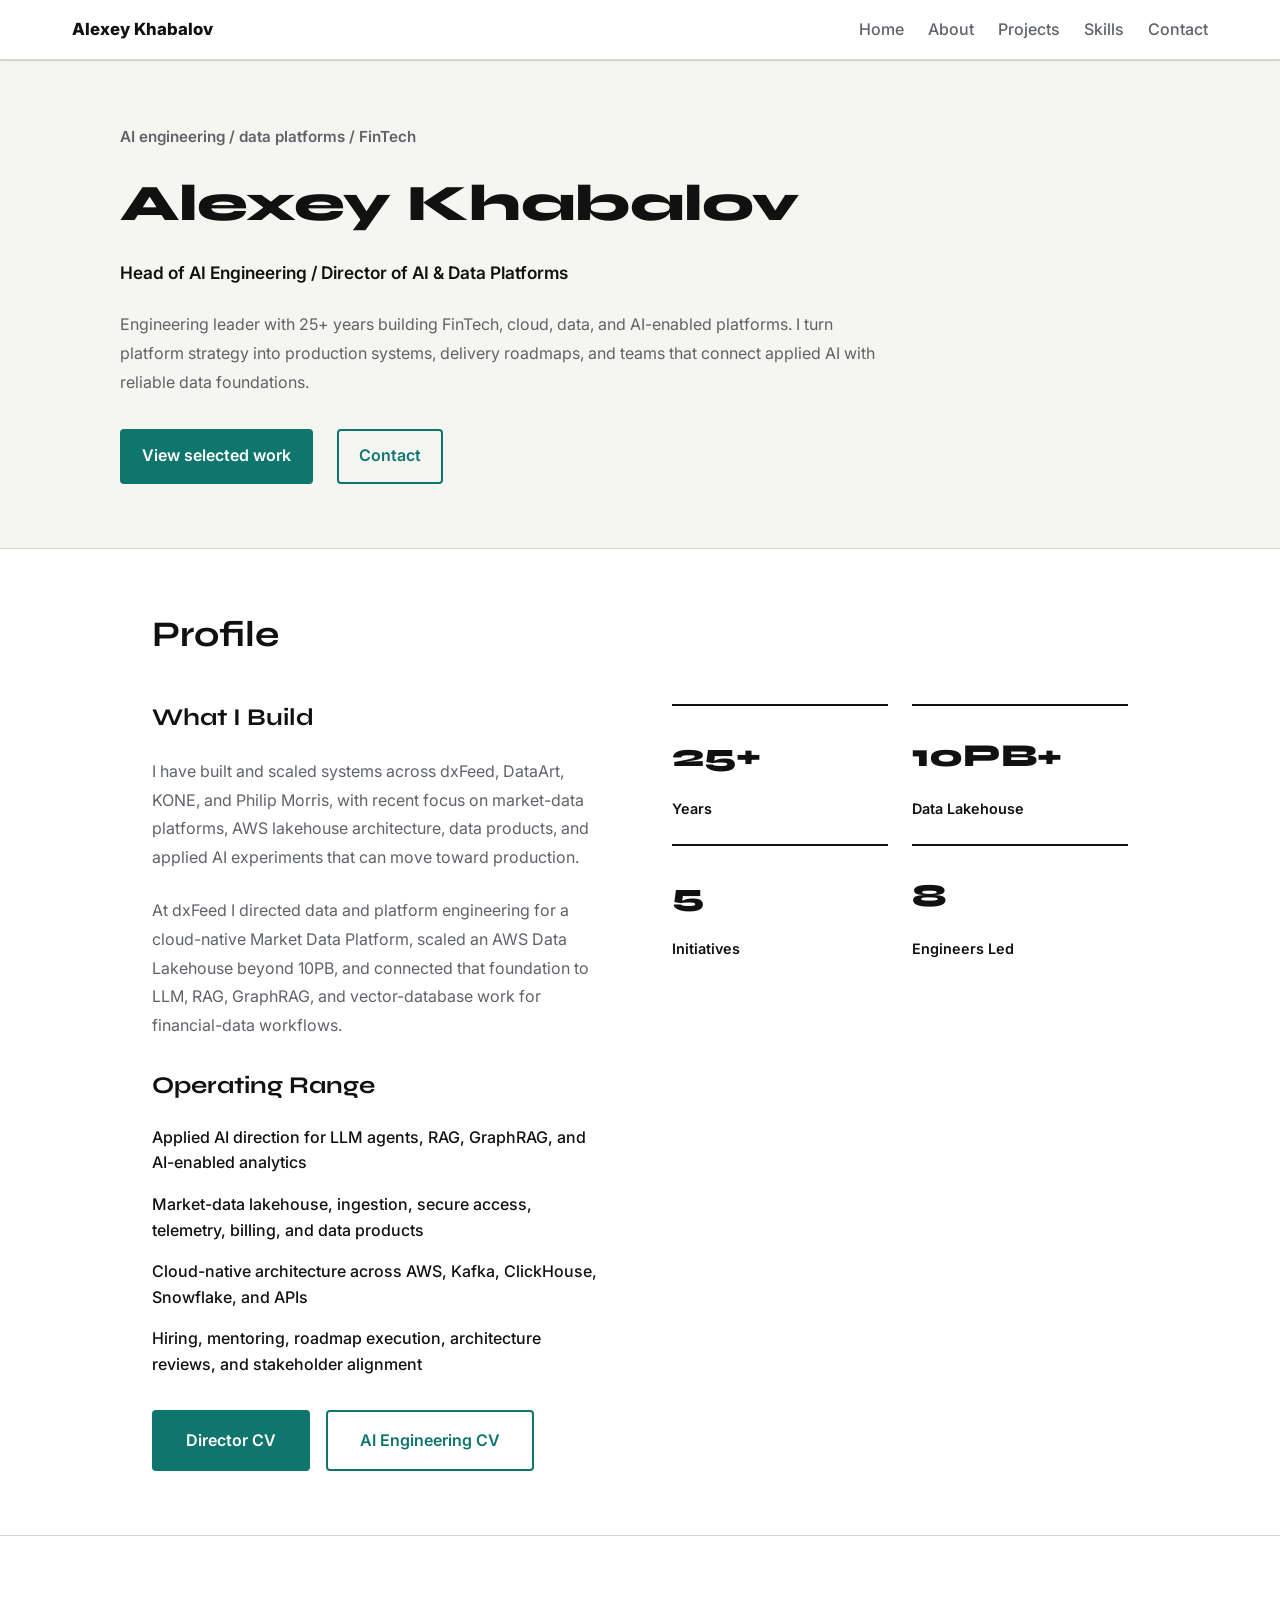
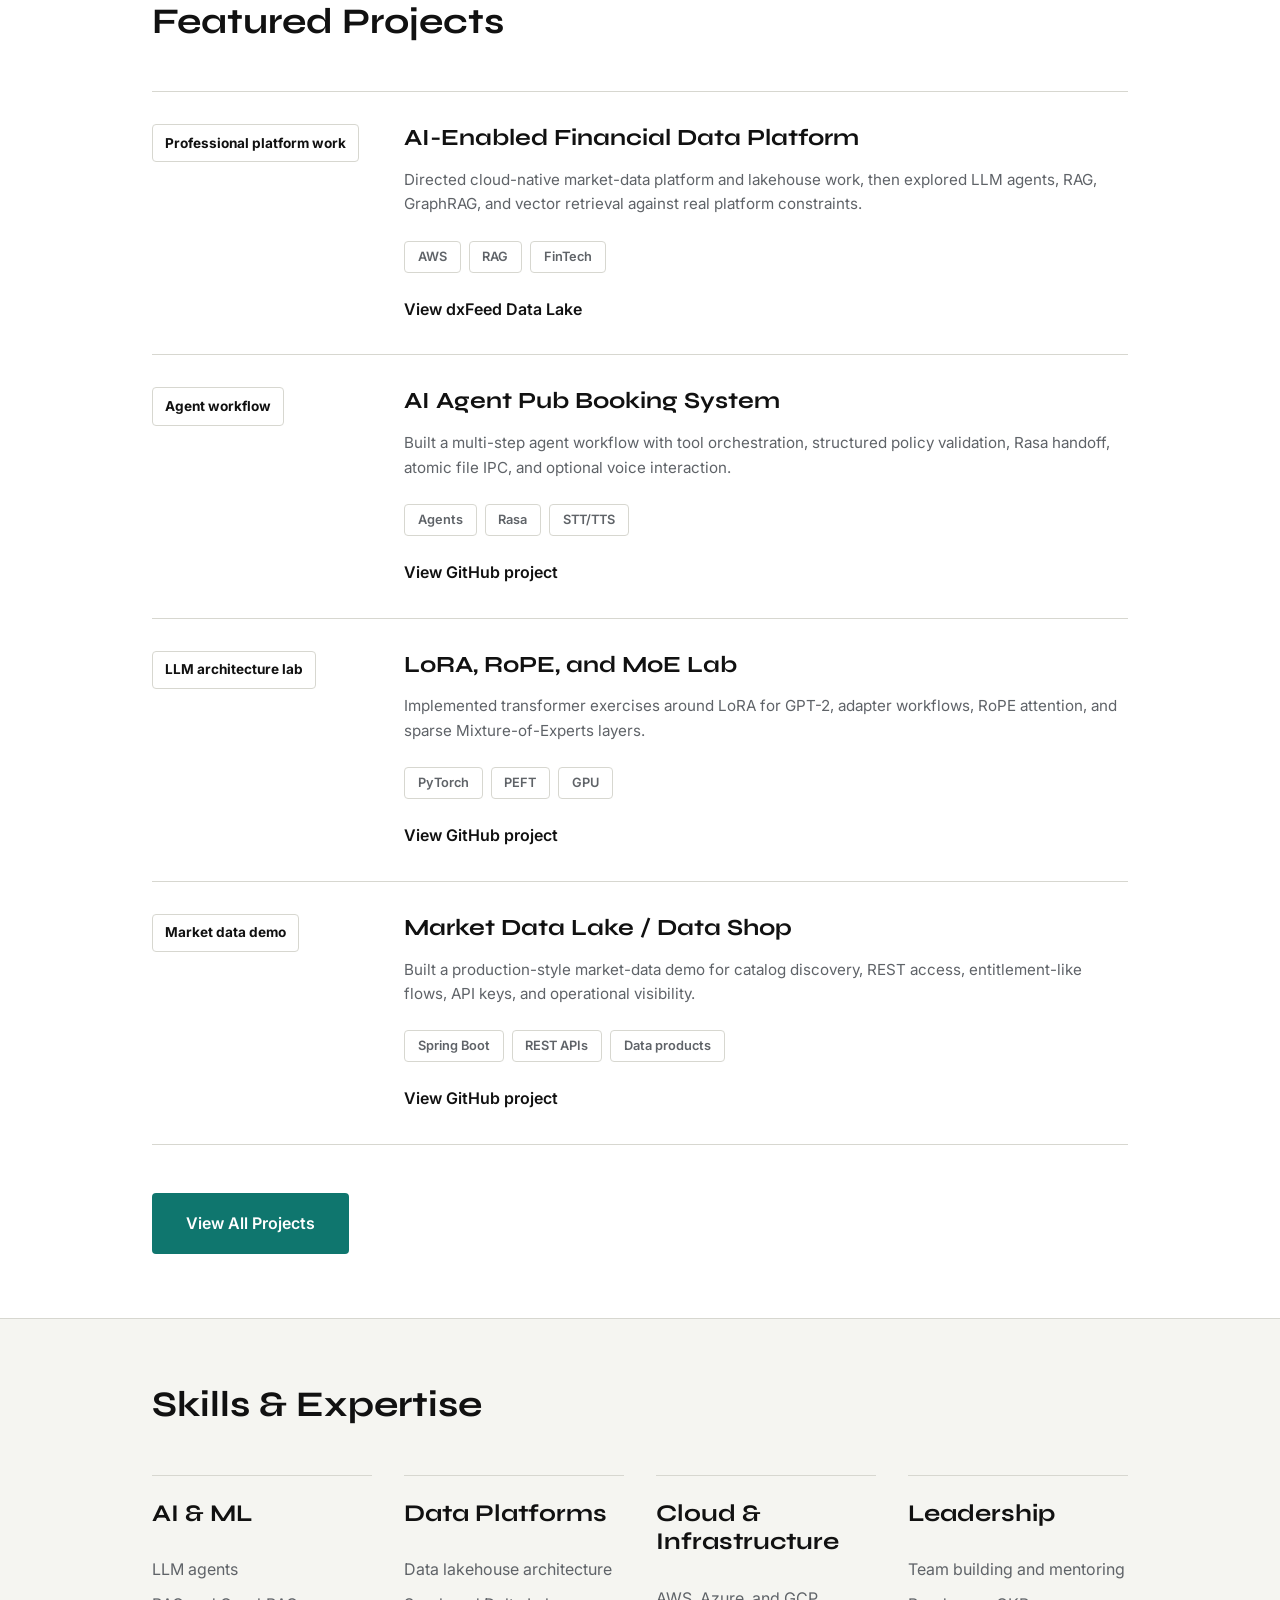
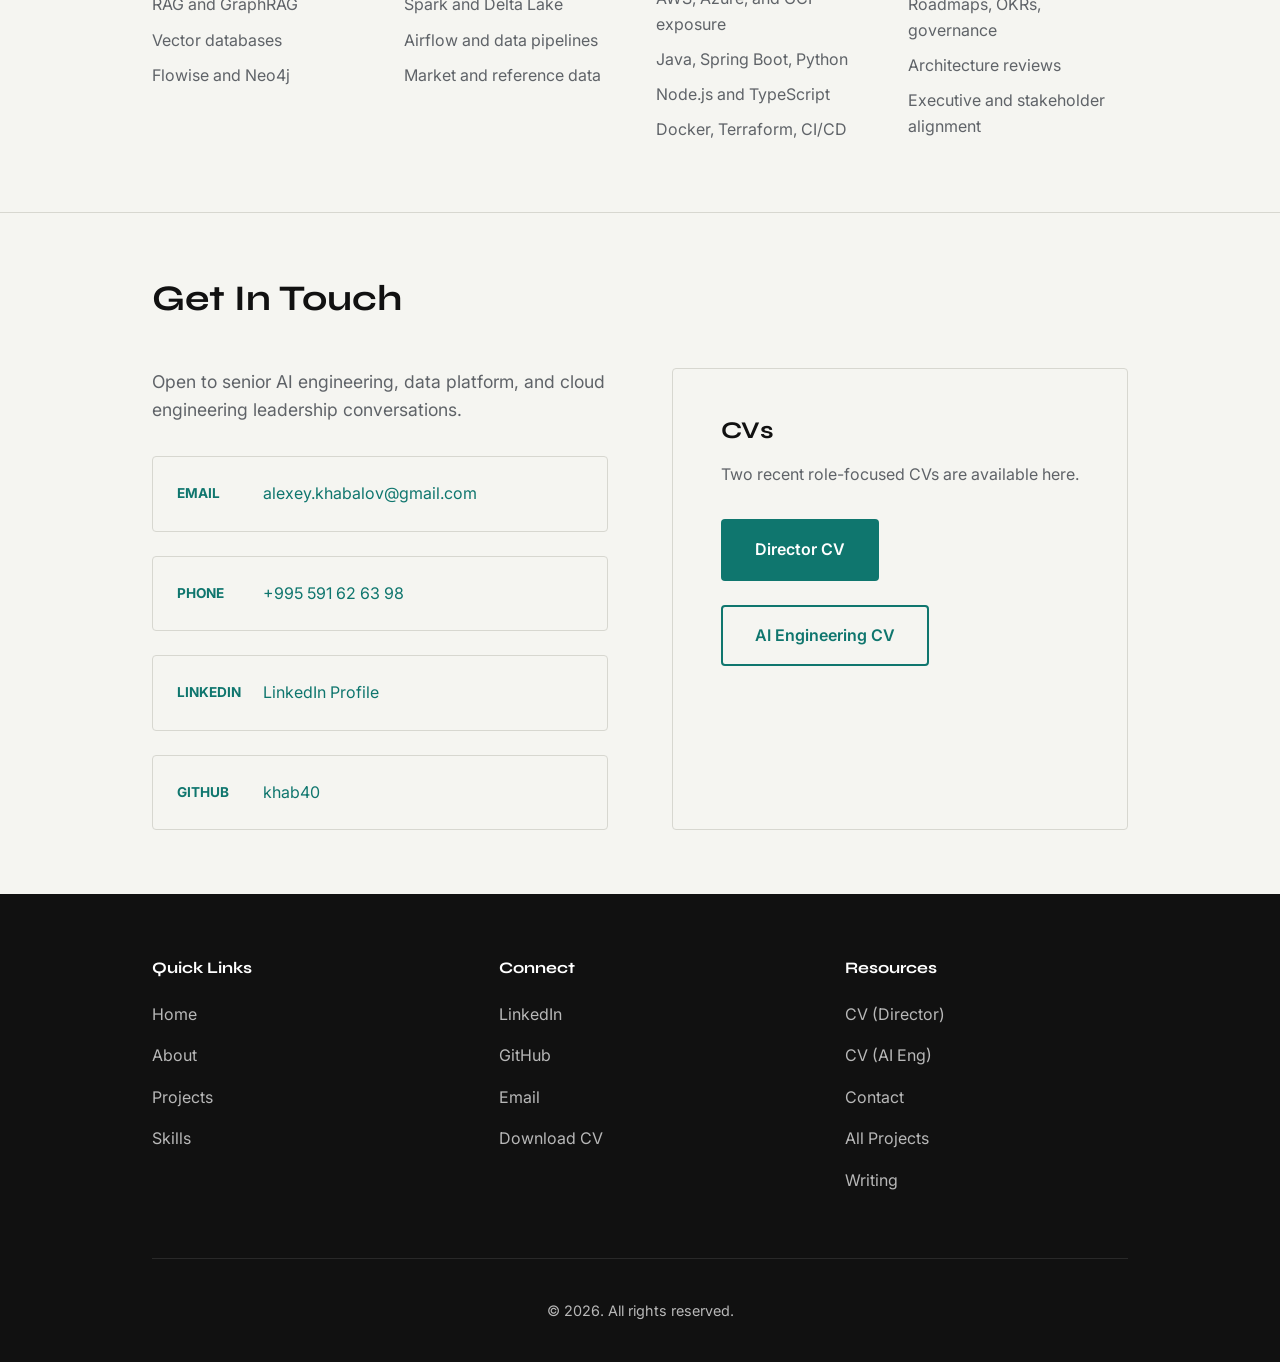
<file: index.html>
<!DOCTYPE html>
<html lang="en">
<head>
    <meta charset="UTF-8">
    <meta name="viewport" content="width=device-width, initial-scale=1.0">
    <meta name="description" content="Alexey Khabalov - Director of AI &amp; Data Platforms, specializing in AI engineering, machine learning, and data systems architecture.">
    <meta name="keywords" content="AI Engineering, Data Platforms, Machine Learning, Engineering Leadership, Director">
    <meta name="author" content="Alexey Khabalov">
    <meta name="theme-color" content="#f5f5f1" id="themeColorMeta">
    <meta name="color-scheme" content="light dark">
    <meta property="og:title" content="Alexey Khabalov - AI &amp; Data Platforms Director">
    <meta property="og:description" content="AI engineering and data platform leadership portfolio for Alexey Khabalov.">
    <meta property="og:url" content="https://khabalov.dev/">
    <meta property="og:type" content="website">
    
    <title>Alexey Khabalov - AI &amp; Data Platforms Director</title>
    <link rel="canonical" href="https://khabalov.dev/">
    <link rel="icon" href="favicon.svg" type="image/svg+xml">
    <script>
        (function () {
            var theme = 'light';
            if (window.matchMedia) {
                theme = window.matchMedia('(prefers-color-scheme: dark)').matches ? 'dark' : 'light';
            } else {
                var hour = new Date().getHours();
                theme = hour >= 19 || hour < 7 ? 'dark' : 'light';
            }
            document.documentElement.dataset.theme = theme;
            document.documentElement.style.colorScheme = theme;
            document.getElementById('themeColorMeta').setAttribute('content', theme === 'dark' ? '#0d0d0d' : '#f5f5f1');
        }());
    </script>
    
    <link rel="preconnect" href="https://fonts.googleapis.com">
    <link rel="preconnect" href="https://fonts.gstatic.com" crossorigin>
    <link href="https://fonts.googleapis.com/css2?family=Inter:wght@400;500;600;700&amp;family=Syne:wght@600;700;800&amp;display=swap" rel="stylesheet">
    
    <link rel="stylesheet" href="css/styles.css">
    <link rel="stylesheet" href="css/responsive.css">
    
</head>
<body>
    <!-- Navigation -->
    <nav class="navbar" id="navbar">
        <div class="navbar-container">
            <a href="#" class="logo">Alexey Khabalov</a>
            <button class="mobile-menu-toggle" id="mobileMenuToggle">
                <span></span>
                <span></span>
                <span></span>
            </button>
            <ul class="nav-links" id="navLinks">
                <li><a href="#hero" class="nav-link">Home</a></li>
                <li><a href="#about" class="nav-link">About</a></li>
                <li><a href="#projects" class="nav-link">Projects</a></li>
                <li><a href="#skills" class="nav-link">Skills</a></li>
                <li><a href="#contact" class="nav-link">Contact</a></li>
            </ul>
        </div>
    </nav>

    <!-- Hero Section -->
    <section class="hero" id="hero">
        <div class="hero-content">
            <div class="hero-text">
                <p class="hero-kicker">AI engineering / data platforms / FinTech</p>
                <h1 class="hero-title">Alexey Khabalov</h1>
                <p class="hero-subtitle">Head of AI Engineering / Director of AI &amp; Data Platforms</p>
                <p class="hero-description">
                    Engineering leader with 25+ years building FinTech, cloud, data, and AI-enabled platforms.
                    I turn platform strategy into production systems, delivery roadmaps, and teams that connect
                    applied AI with reliable data foundations.
                </p>
                <div class="hero-buttons">
                    <a href="#projects" class="btn btn-primary">View selected work</a>
                    <a href="#contact" class="btn btn-secondary">Contact</a>
                </div>
            </div>
        </div>
    </section>

    <!-- About Section -->
    <section class="about" id="about">
        <div class="container">
            <h2 class="section-title">Profile</h2>
            <div class="about-content">
                <div class="about-text">
                    <h3>What I Build</h3>
                    <p>
                        I have built and scaled systems across dxFeed, DataArt, KONE, and Philip Morris, with recent
                        focus on market-data platforms, AWS lakehouse architecture, data products, and applied AI
                        experiments that can move toward production.
                    </p>
                    <p>
                        At dxFeed I directed data and platform engineering for a cloud-native Market Data Platform,
                        scaled an AWS Data Lakehouse beyond 10PB, and connected that foundation to LLM, RAG,
                        GraphRAG, and vector-database work for financial-data workflows.
                    </p>
                    <h3 class="subsection-title">Operating Range</h3>
                    <ul class="highlights-list">
                        <li>Applied AI direction for LLM agents, RAG, GraphRAG, and AI-enabled analytics</li>
                        <li>Market-data lakehouse, ingestion, secure access, telemetry, billing, and data products</li>
                        <li>Cloud-native architecture across AWS, Kafka, ClickHouse, Snowflake, and APIs</li>
                        <li>Hiring, mentoring, roadmap execution, architecture reviews, and stakeholder alignment</li>
                    </ul>
                    <div class="cta-row">
                        <a href="docs/Alexey-Khabalov-Director-Senior-Engineering-Manager-AI-Data-Platforms-2026-05-22.PDF" class="btn btn-primary">Director CV</a>
                        <a href="docs/Alexey-Khabalov-PLATA-Head-of-AI-Engineering-2026-05-22.PDF" class="btn btn-secondary">AI Engineering CV</a>
                    </div>
                </div>
                <div class="about-stats">
                    <div class="stat-card">
                        <div class="stat-number">25+</div>
                        <div class="stat-label">Years</div>
                    </div>
                    <div class="stat-card">
                        <div class="stat-number">10PB+</div>
                        <div class="stat-label">Data Lakehouse</div>
                    </div>
                    <div class="stat-card">
                        <div class="stat-number">5</div>
                        <div class="stat-label">Initiatives</div>
                    </div>
                    <div class="stat-card">
                        <div class="stat-number">8</div>
                        <div class="stat-label">Engineers Led</div>
                    </div>
                </div>
            </div>
        </div>
    </section>

    <!-- Projects Section -->
    <section class="projects" id="projects">
        <div class="container">
            <h2 class="section-title">Featured Projects</h2>
            <div class="projects-grid">
                <article class="project-card">
                    <div class="project-signal signal-finance">
                        <span>Professional platform work</span>
                    </div>
                    <div class="project-content">
                        <h3>AI-Enabled Financial Data Platform</h3>
                        <p>Directed cloud-native market-data platform and lakehouse work, then explored LLM agents, RAG, GraphRAG, and vector retrieval against real platform constraints.</p>
                        <div class="project-tags">
                            <span class="tag">AWS</span>
                            <span class="tag">RAG</span>
                            <span class="tag">FinTech</span>
                        </div>
                        <a href="https://dxfeed.com/solutions/dxfeed-historical-data-lake/" target="_blank" rel="noreferrer" class="project-link">View dxFeed Data Lake</a>
                    </div>
                </article>

                <article class="project-card">
                    <div class="project-signal signal-agent">
                        <span>Agent workflow</span>
                    </div>
                    <div class="project-content">
                        <h3>AI Agent Pub Booking System</h3>
                        <p>Built a multi-step agent workflow with tool orchestration, structured policy validation, Rasa handoff, atomic file IPC, and optional voice interaction.</p>
                        <div class="project-tags">
                            <span class="tag">Agents</span>
                            <span class="tag">Rasa</span>
                            <span class="tag">STT/TTS</span>
                        </div>
                        <a href="https://github.com/khab40/homework-pub-booking/" target="_blank" rel="noreferrer" class="project-link">View GitHub project</a>
                    </div>
                </article>

                <article class="project-card">
                    <div class="project-signal signal-model">
                        <span>LLM architecture lab</span>
                    </div>
                    <div class="project-content">
                        <h3>LoRA, RoPE, and MoE Lab</h3>
                        <p>Implemented transformer exercises around LoRA for GPT-2, adapter workflows, RoPE attention, and sparse Mixture-of-Experts layers.</p>
                        <div class="project-tags">
                            <span class="tag">PyTorch</span>
                            <span class="tag">PEFT</span>
                            <span class="tag">GPU</span>
                        </div>
                        <a href="https://github.com/khab40/lm-arch-ht4" target="_blank" rel="noreferrer" class="project-link">View GitHub project</a>
                    </div>
                </article>

                <article class="project-card">
                    <div class="project-signal signal-data">
                        <span>Market data demo</span>
                    </div>
                    <div class="project-content">
                        <h3>Market Data Lake / Data Shop</h3>
                        <p>Built a production-style market-data demo for catalog discovery, REST access, entitlement-like flows, API keys, and operational visibility.</p>
                        <div class="project-tags">
                            <span class="tag">Spring Boot</span>
                            <span class="tag">REST APIs</span>
                            <span class="tag">Data products</span>
                        </div>
                        <a href="https://github.com/khab40/spring-boot-java-refresh" target="_blank" rel="noreferrer" class="project-link">View GitHub project</a>
                    </div>
                </article>
            </div>
            <div class="view-all-action">
                <a href="about.html" class="btn btn-primary">View All Projects</a>
            </div>
        </div>
    </section>

    <!-- Skills Section -->
    <section class="skills" id="skills">
        <div class="container">
            <h2 class="section-title">Skills &amp; Expertise</h2>
            <div class="skills-grid">
                <div class="skill-category">
                    <h3>AI &amp; ML</h3>
                    <ul>
                        <li>LLM agents</li>
                        <li>RAG and GraphRAG</li>
                        <li>Vector databases</li>
                        <li>Flowise and Neo4j</li>
                    </ul>
                </div>
                <div class="skill-category">
                    <h3>Data Platforms</h3>
                    <ul>
                        <li>Data lakehouse architecture</li>
                        <li>Spark and Delta Lake</li>
                        <li>Airflow and data pipelines</li>
                        <li>Market and reference data</li>
                    </ul>
                </div>
                <div class="skill-category">
                    <h3>Cloud &amp; Infrastructure</h3>
                    <ul>
                        <li>AWS, Azure, and GCP exposure</li>
                        <li>Java, Spring Boot, Python</li>
                        <li>Node.js and TypeScript</li>
                        <li>Docker, Terraform, CI/CD</li>
                    </ul>
                </div>
                <div class="skill-category">
                    <h3>Leadership</h3>
                    <ul>
                        <li>Team building and mentoring</li>
                        <li>Roadmaps, OKRs, governance</li>
                        <li>Architecture reviews</li>
                        <li>Executive and stakeholder alignment</li>
                    </ul>
                </div>
            </div>
        </div>
    </section>

    <!-- Contact Section -->
    <section class="contact" id="contact">
        <div class="container">
            <h2 class="section-title">Get In Touch</h2>
            <div class="contact-content">
                <div class="contact-text">
                    <p>Open to senior AI engineering, data platform, and cloud engineering leadership conversations.</p>
                    <div class="contact-links">
                        <a href="mailto:alexey.khabalov@gmail.com" class="contact-link">
                            <span class="contact-label">Email</span>
                            <span>alexey.khabalov@gmail.com</span>
                        </a>
                        <a href="tel:+995591626398" class="contact-link">
                            <span class="contact-label">Phone</span>
                            <span>+995 591 62 63 98</span>
                        </a>
                        <a href="https://www.linkedin.com/in/khabalov/" target="_blank" rel="noreferrer" class="contact-link">
                            <span class="contact-label">LinkedIn</span>
                            <span>LinkedIn Profile</span>
                        </a>
                        <a href="https://github.com/khab40" target="_blank" rel="noreferrer" class="contact-link">
                            <span class="contact-label">GitHub</span>
                            <span>khab40</span>
                        </a>
                    </div>
                </div>
                <aside class="contact-panel" aria-label="CV downloads">
                    <h3>CVs</h3>
                    <p>Two recent role-focused CVs are available here.</p>
                    <div class="cv-links">
                        <a href="docs/Alexey-Khabalov-Director-Senior-Engineering-Manager-AI-Data-Platforms-2026-05-22.PDF" class="btn btn-primary">Director CV</a>
                        <a href="docs/Alexey-Khabalov-PLATA-Head-of-AI-Engineering-2026-05-22.PDF" class="btn btn-secondary">AI Engineering CV</a>
                    </div>
                </aside>
            </div>
        </div>
    </section>

    <!-- Footer -->
    <footer class="footer">
        <div class="container">
            <div class="footer-content">
                <div class="footer-section">
                    <h4>Quick Links</h4>
                    <ul>
                        <li><a href="#hero">Home</a></li>
                        <li><a href="#about">About</a></li>
                        <li><a href="#projects">Projects</a></li>
                        <li><a href="#skills">Skills</a></li>
                    </ul>
                </div>
                <div class="footer-section">
                    <h4>Connect</h4>
                    <ul>
                        <li><a href="https://www.linkedin.com/in/khabalov/" target="_blank" rel="noreferrer">LinkedIn</a></li>
                        <li><a href="https://github.com/khab40" target="_blank" rel="noreferrer">GitHub</a></li>
                        <li><a href="mailto:alexey.khabalov@gmail.com">Email</a></li>
                        <li><a href="docs/Alexey-Khabalov-Director-Senior-Engineering-Manager-AI-Data-Platforms-2026-05-22.PDF">Download CV</a></li>
                    </ul>
                </div>
                <div class="footer-section">
                    <h4>Resources</h4>
                    <ul>
                        <li><a href="docs/Alexey-Khabalov-Director-Senior-Engineering-Manager-AI-Data-Platforms-2026-05-22.PDF">CV (Director)</a></li>
                        <li><a href="docs/Alexey-Khabalov-PLATA-Head-of-AI-Engineering-2026-05-22.PDF">CV (AI Eng)</a></li>
                        <li><a href="#contact">Contact</a></li>
                        <li><a href="about.html">All Projects</a></li>
                        <li><a href="about.html#writing">Writing</a></li>
                    </ul>
                </div>
            </div>
            <div class="footer-bottom">
                <p>&copy; 2026. All rights reserved.</p>
            </div>
        </div>
    </footer>

    <script src="js/main.js"></script>
</body>
</html>
</file>
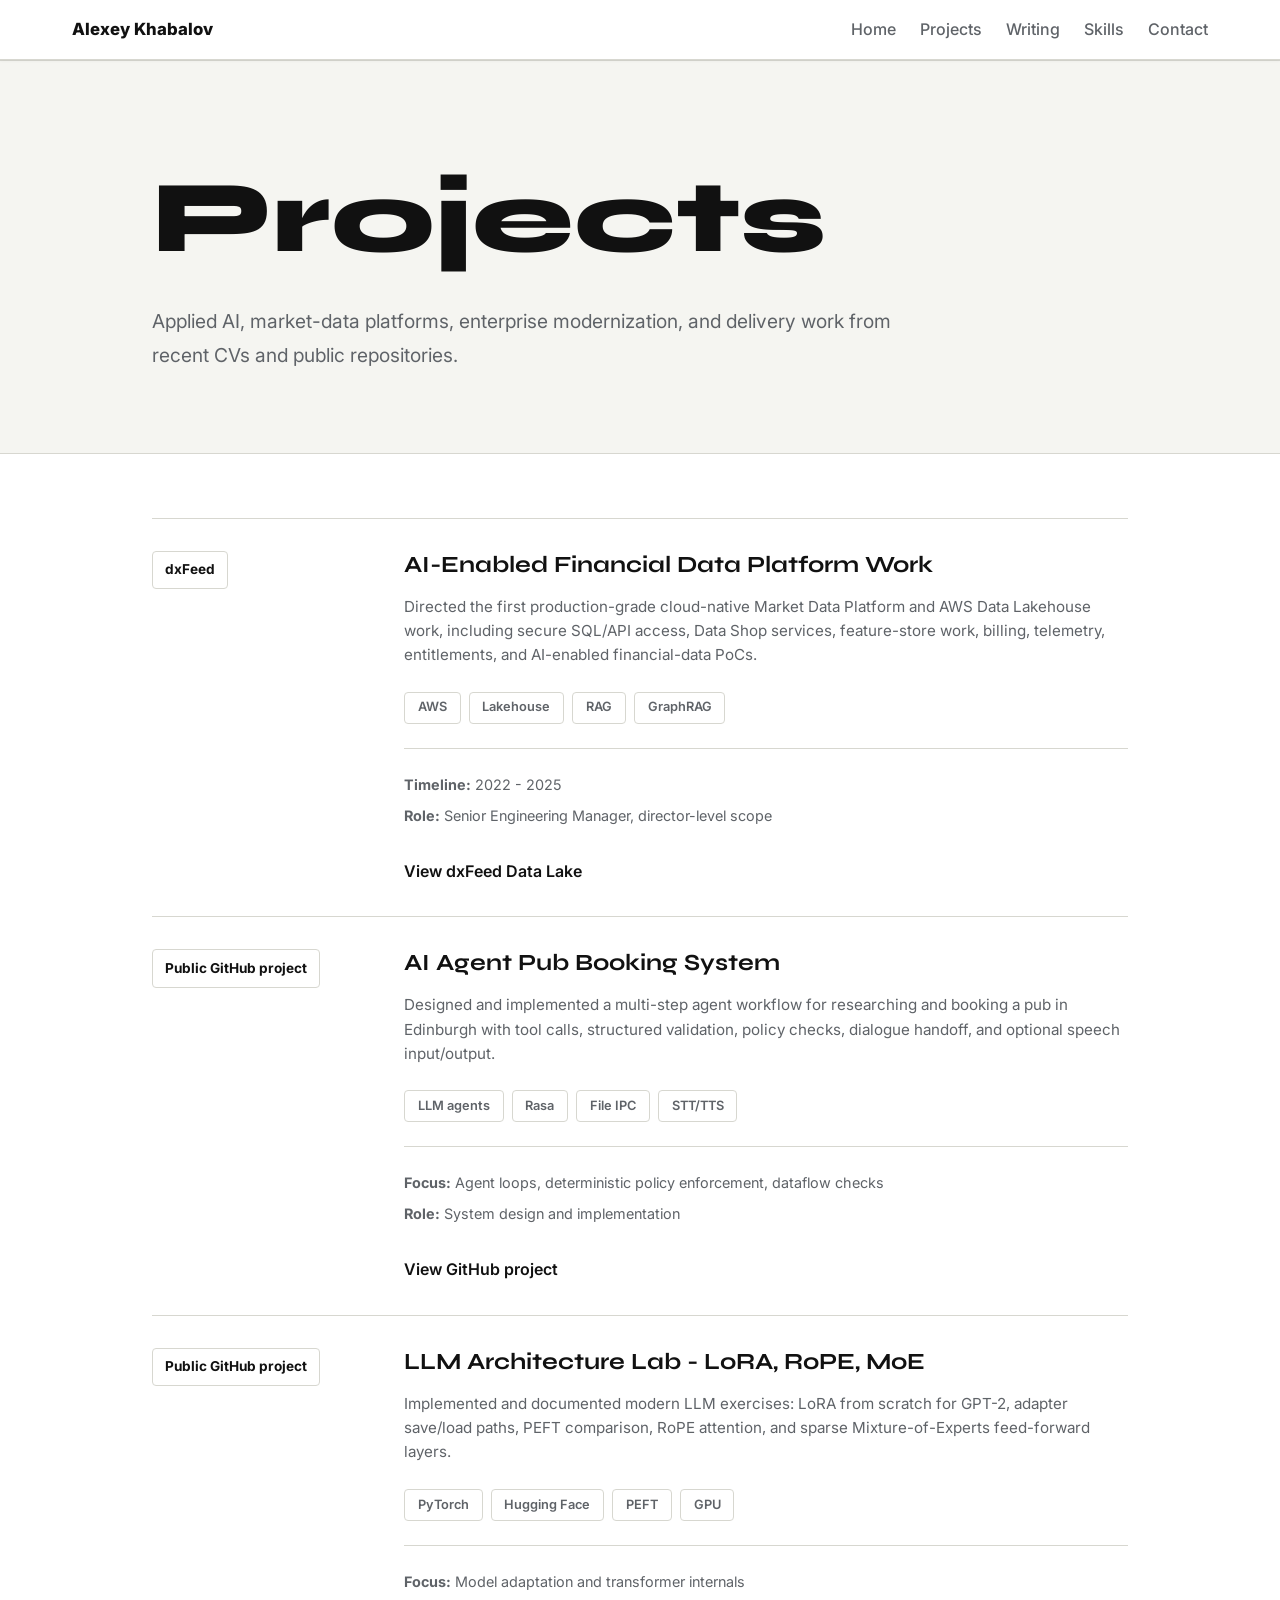
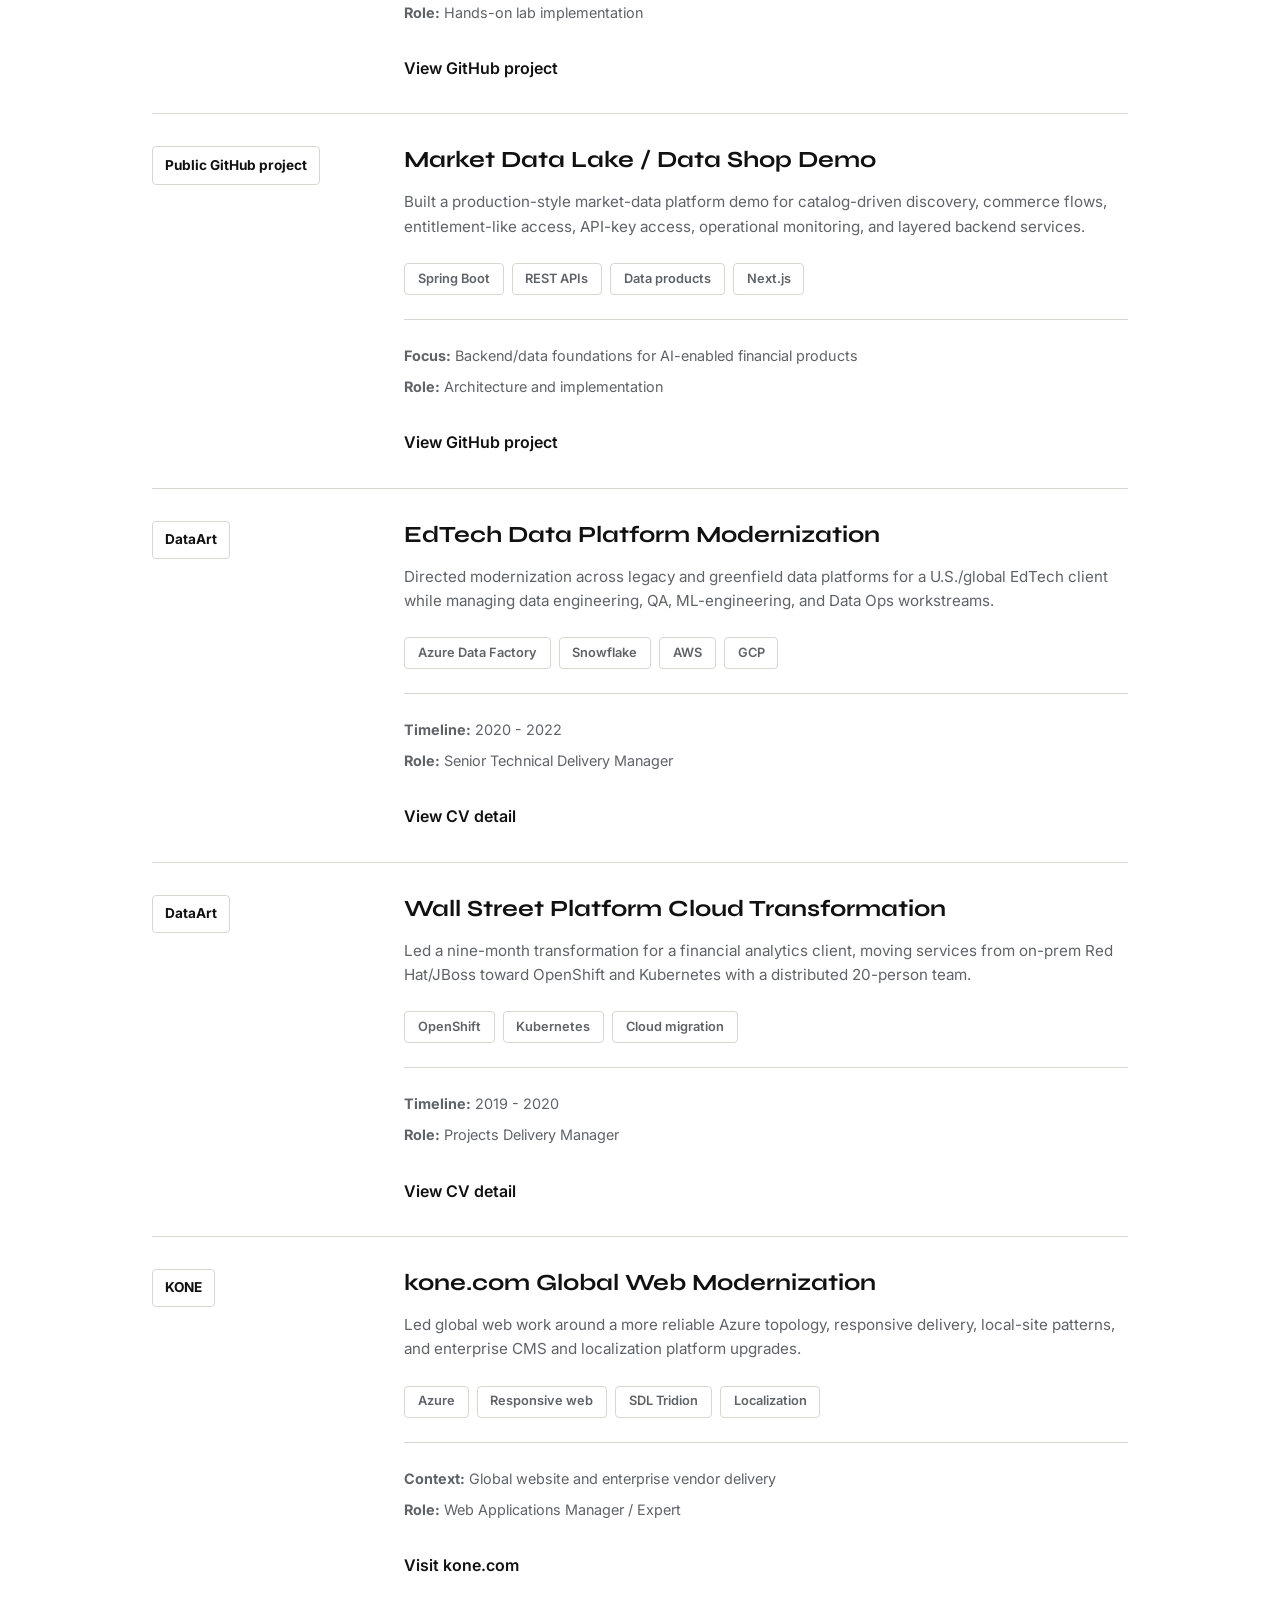
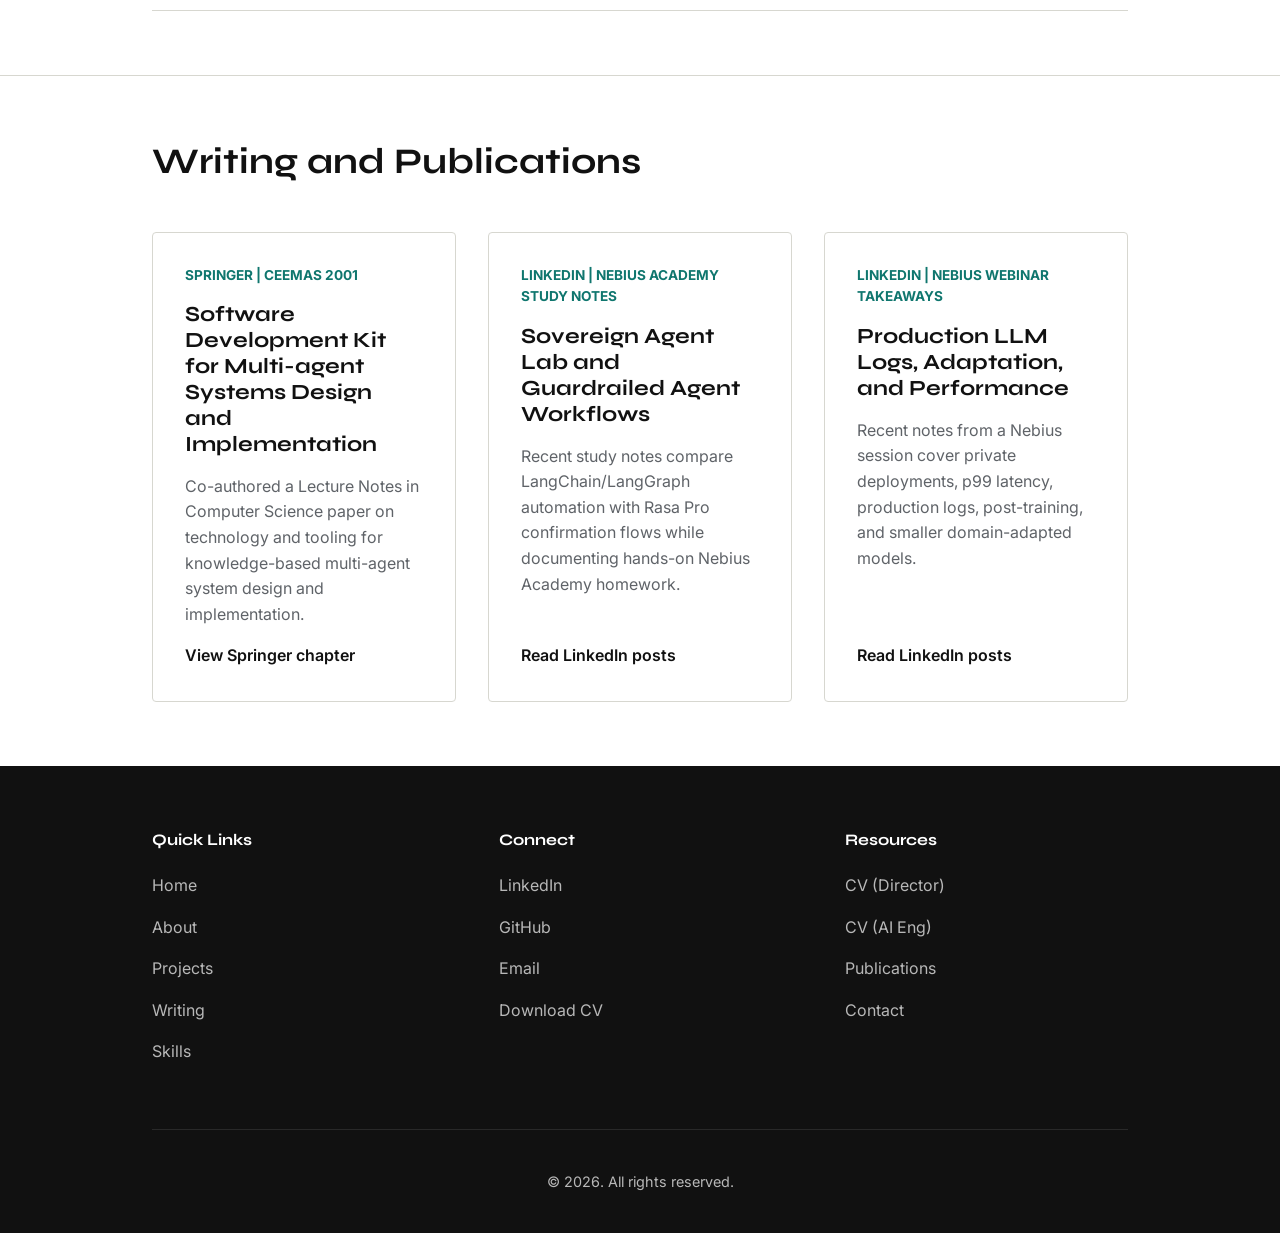
<file: about.html>
<!DOCTYPE html>
<html lang="en">
<head>
    <meta charset="UTF-8">
    <meta name="viewport" content="width=device-width, initial-scale=1.0">
    <meta name="description" content="Projects by Alexey Khabalov across applied AI, market-data platforms, cloud modernization, and engineering delivery.">
    <meta name="theme-color" content="#f5f5f1" id="themeColorMeta">
    <meta name="color-scheme" content="light dark">
    <meta property="og:title" content="Projects - Alexey Khabalov">
    <meta property="og:description" content="Applied AI, market-data platforms, cloud modernization, and engineering delivery projects by Alexey Khabalov.">
    <meta property="og:url" content="https://khabalov.dev/about.html">
    <meta property="og:type" content="website">
    <title>Projects - Alexey Khabalov</title>
    <link rel="canonical" href="https://khabalov.dev/about.html">
    <link rel="icon" href="favicon.svg" type="image/svg+xml">
    <script>
        (function () {
            var theme = 'light';
            if (window.matchMedia) {
                theme = window.matchMedia('(prefers-color-scheme: dark)').matches ? 'dark' : 'light';
            } else {
                var hour = new Date().getHours();
                theme = hour >= 19 || hour < 7 ? 'dark' : 'light';
            }
            document.documentElement.dataset.theme = theme;
            document.documentElement.style.colorScheme = theme;
            document.getElementById('themeColorMeta').setAttribute('content', theme === 'dark' ? '#0d0d0d' : '#f5f5f1');
        }());
    </script>
    
    <link rel="preconnect" href="https://fonts.googleapis.com">
    <link rel="preconnect" href="https://fonts.gstatic.com" crossorigin>
    <link href="https://fonts.googleapis.com/css2?family=Inter:wght@400;500;600;700&amp;family=Syne:wght@600;700;800&amp;display=swap" rel="stylesheet">
    
    <link rel="stylesheet" href="css/styles.css">
    <link rel="stylesheet" href="css/responsive.css">
</head>
<body>
    <!-- Navigation -->
    <nav class="navbar" id="navbar">
        <div class="navbar-container">
            <a href="index.html" class="logo">Alexey Khabalov</a>
            <button class="mobile-menu-toggle" id="mobileMenuToggle">
                <span></span>
                <span></span>
                <span></span>
            </button>
            <ul class="nav-links" id="navLinks">
                <li><a href="index.html" class="nav-link">Home</a></li>
                <li><a href="#projects" class="nav-link">Projects</a></li>
                <li><a href="#writing" class="nav-link">Writing</a></li>
                <li><a href="index.html#skills" class="nav-link">Skills</a></li>
                <li><a href="index.html#contact" class="nav-link">Contact</a></li>
            </ul>
        </div>
    </nav>

    <!-- Page Header -->
    <section class="page-hero">
        <div class="container">
            <h1>Projects</h1>
            <p>
                Applied AI, market-data platforms, enterprise modernization, and delivery work from recent CVs and public repositories.
            </p>
        </div>
    </section>

    <!-- Projects Section -->
    <section class="projects" id="projects">
        <div class="container">
            <div class="projects-grid">
                <article class="project-card" id="financial-data-platform">
                    <div class="project-signal signal-finance">
                        <span>dxFeed</span>
                    </div>
                    <div class="project-content">
                        <h3>AI-Enabled Financial Data Platform Work</h3>
                        <p>Directed the first production-grade cloud-native Market Data Platform and AWS Data Lakehouse work, including secure SQL/API access, Data Shop services, feature-store work, billing, telemetry, entitlements, and AI-enabled financial-data PoCs.</p>
                        <div class="project-tags">
                            <span class="tag">AWS</span>
                            <span class="tag">Lakehouse</span>
                            <span class="tag">RAG</span>
                            <span class="tag">GraphRAG</span>
                        </div>
                        <div class="project-meta">
                            <p><strong>Timeline:</strong> 2022 - 2025</p>
                            <p><strong>Role:</strong> Senior Engineering Manager, director-level scope</p>
                        </div>
                        <a href="https://dxfeed.com/solutions/dxfeed-historical-data-lake/" target="_blank" rel="noreferrer" class="project-link">View dxFeed Data Lake</a>
                    </div>
                </article>

                <article class="project-card">
                    <div class="project-signal signal-agent">
                        <span>Public GitHub project</span>
                    </div>
                    <div class="project-content">
                        <h3>AI Agent Pub Booking System</h3>
                        <p>Designed and implemented a multi-step agent workflow for researching and booking a pub in Edinburgh with tool calls, structured validation, policy checks, dialogue handoff, and optional speech input/output.</p>
                        <div class="project-tags">
                            <span class="tag">LLM agents</span>
                            <span class="tag">Rasa</span>
                            <span class="tag">File IPC</span>
                            <span class="tag">STT/TTS</span>
                        </div>
                        <div class="project-meta">
                            <p><strong>Focus:</strong> Agent loops, deterministic policy enforcement, dataflow checks</p>
                            <p><strong>Role:</strong> System design and implementation</p>
                        </div>
                        <a href="https://github.com/khab40/homework-pub-booking/" target="_blank" rel="noreferrer" class="project-link">View GitHub project</a>
                    </div>
                </article>

                <article class="project-card">
                    <div class="project-signal signal-model">
                        <span>Public GitHub project</span>
                    </div>
                    <div class="project-content">
                        <h3>LLM Architecture Lab - LoRA, RoPE, MoE</h3>
                        <p>Implemented and documented modern LLM exercises: LoRA from scratch for GPT-2, adapter save/load paths, PEFT comparison, RoPE attention, and sparse Mixture-of-Experts feed-forward layers.</p>
                        <div class="project-tags">
                            <span class="tag">PyTorch</span>
                            <span class="tag">Hugging Face</span>
                            <span class="tag">PEFT</span>
                            <span class="tag">GPU</span>
                        </div>
                        <div class="project-meta">
                            <p><strong>Focus:</strong> Model adaptation and transformer internals</p>
                            <p><strong>Role:</strong> Hands-on lab implementation</p>
                        </div>
                        <a href="https://github.com/khab40/lm-arch-ht4" target="_blank" rel="noreferrer" class="project-link">View GitHub project</a>
                    </div>
                </article>

                <article class="project-card">
                    <div class="project-signal signal-data">
                        <span>Public GitHub project</span>
                    </div>
                    <div class="project-content">
                        <h3>Market Data Lake / Data Shop Demo</h3>
                        <p>Built a production-style market-data platform demo for catalog-driven discovery, commerce flows, entitlement-like access, API-key access, operational monitoring, and layered backend services.</p>
                        <div class="project-tags">
                            <span class="tag">Spring Boot</span>
                            <span class="tag">REST APIs</span>
                            <span class="tag">Data products</span>
                            <span class="tag">Next.js</span>
                        </div>
                        <div class="project-meta">
                            <p><strong>Focus:</strong> Backend/data foundations for AI-enabled financial products</p>
                            <p><strong>Role:</strong> Architecture and implementation</p>
                        </div>
                        <a href="https://github.com/khab40/spring-boot-java-refresh" target="_blank" rel="noreferrer" class="project-link">View GitHub project</a>
                    </div>
                </article>

                <article class="project-card">
                    <div class="project-signal signal-cloud">
                        <span>DataArt</span>
                    </div>
                    <div class="project-content">
                        <h3>EdTech Data Platform Modernization</h3>
                        <p>Directed modernization across legacy and greenfield data platforms for a U.S./global EdTech client while managing data engineering, QA, ML-engineering, and Data Ops workstreams.</p>
                        <div class="project-tags">
                            <span class="tag">Azure Data Factory</span>
                            <span class="tag">Snowflake</span>
                            <span class="tag">AWS</span>
                            <span class="tag">GCP</span>
                        </div>
                        <div class="project-meta">
                            <p><strong>Timeline:</strong> 2020 - 2022</p>
                            <p><strong>Role:</strong> Senior Technical Delivery Manager</p>
                        </div>
                        <a href="docs/Alexey-Khabalov-Director-Senior-Engineering-Manager-AI-Data-Platforms-2026-05-22.PDF" class="project-link">View CV detail</a>
                    </div>
                </article>

                <article class="project-card">
                    <div class="project-signal signal-delivery">
                        <span>DataArt</span>
                    </div>
                    <div class="project-content">
                        <h3>Wall Street Platform Cloud Transformation</h3>
                        <p>Led a nine-month transformation for a financial analytics client, moving services from on-prem Red Hat/JBoss toward OpenShift and Kubernetes with a distributed 20-person team.</p>
                        <div class="project-tags">
                            <span class="tag">OpenShift</span>
                            <span class="tag">Kubernetes</span>
                            <span class="tag">Cloud migration</span>
                        </div>
                        <div class="project-meta">
                            <p><strong>Timeline:</strong> 2019 - 2020</p>
                            <p><strong>Role:</strong> Projects Delivery Manager</p>
                        </div>
                        <a href="docs/Alexey-Khabalov-Director-Senior-Engineering-Manager-AI-Data-Platforms-2026-05-22.PDF" class="project-link">View CV detail</a>
                    </div>
                </article>

                <article class="project-card">
                    <div class="project-signal signal-kone">
                        <span>KONE</span>
                    </div>
                    <div class="project-content">
                        <h3>kone.com Global Web Modernization</h3>
                        <p>Led global web work around a more reliable Azure topology, responsive delivery, local-site patterns, and enterprise CMS and localization platform upgrades.</p>
                        <div class="project-tags">
                            <span class="tag">Azure</span>
                            <span class="tag">Responsive web</span>
                            <span class="tag">SDL Tridion</span>
                            <span class="tag">Localization</span>
                        </div>
                        <div class="project-meta">
                            <p><strong>Context:</strong> Global website and enterprise vendor delivery</p>
                            <p><strong>Role:</strong> Web Applications Manager / Expert</p>
                        </div>
                        <a href="https://www.kone.com/" target="_blank" rel="noreferrer" class="project-link">Visit kone.com</a>
                    </div>
                </article>
            </div>
        </div>
    </section>

    <section class="writing" id="writing">
        <div class="container">
            <h2 class="section-title">Writing and Publications</h2>
            <div class="writing-grid">
                <article class="writing-card">
                    <p class="writing-meta">Springer | CEEMAS 2001</p>
                    <h3>Software Development Kit for Multi-agent Systems Design and Implementation</h3>
                    <p>Co-authored a Lecture Notes in Computer Science paper on technology and tooling for knowledge-based multi-agent system design and implementation.</p>
                    <a href="https://link.springer.com/chapter/10.1007/3-540-45941-3_13" target="_blank" rel="noreferrer" class="project-link">View Springer chapter</a>
                </article>

                <article class="writing-card">
                    <p class="writing-meta">LinkedIn | Nebius Academy study notes</p>
                    <h3>Sovereign Agent Lab and Guardrailed Agent Workflows</h3>
                    <p>Recent study notes compare LangChain/LangGraph automation with Rasa Pro confirmation flows while documenting hands-on Nebius Academy homework.</p>
                    <a href="https://www.linkedin.com/in/khabalov/recent-activity/all/" target="_blank" rel="noreferrer" class="project-link">Read LinkedIn posts</a>
                </article>

                <article class="writing-card">
                    <p class="writing-meta">LinkedIn | Nebius webinar takeaways</p>
                    <h3>Production LLM Logs, Adaptation, and Performance</h3>
                    <p>Recent notes from a Nebius session cover private deployments, p99 latency, production logs, post-training, and smaller domain-adapted models.</p>
                    <a href="https://www.linkedin.com/in/khabalov/recent-activity/all/" target="_blank" rel="noreferrer" class="project-link">Read LinkedIn posts</a>
                </article>
            </div>
        </div>
    </section>

    <!-- Footer -->
    <footer class="footer">
        <div class="container">
            <div class="footer-content">
                <div class="footer-section">
                    <h4>Quick Links</h4>
                    <ul>
                        <li><a href="index.html">Home</a></li>
                        <li><a href="index.html#about">About</a></li>
                        <li><a href="#projects">Projects</a></li>
                        <li><a href="#writing">Writing</a></li>
                        <li><a href="index.html#skills">Skills</a></li>
                    </ul>
                </div>
                <div class="footer-section">
                    <h4>Connect</h4>
                    <ul>
                        <li><a href="https://www.linkedin.com/in/khabalov/" target="_blank" rel="noreferrer">LinkedIn</a></li>
                        <li><a href="https://github.com/khab40" target="_blank" rel="noreferrer">GitHub</a></li>
                        <li><a href="mailto:alexey.khabalov@gmail.com">Email</a></li>
                        <li><a href="docs/Alexey-Khabalov-Director-Senior-Engineering-Manager-AI-Data-Platforms-2026-05-22.PDF">Download CV</a></li>
                    </ul>
                </div>
                <div class="footer-section">
                    <h4>Resources</h4>
                    <ul>
                        <li><a href="docs/Alexey-Khabalov-Director-Senior-Engineering-Manager-AI-Data-Platforms-2026-05-22.PDF">CV (Director)</a></li>
                        <li><a href="docs/Alexey-Khabalov-PLATA-Head-of-AI-Engineering-2026-05-22.PDF">CV (AI Eng)</a></li>
                        <li><a href="#writing">Publications</a></li>
                        <li><a href="index.html#contact">Contact</a></li>
                    </ul>
                </div>
            </div>
            <div class="footer-bottom">
                <p>&copy; 2026. All rights reserved.</p>
            </div>
        </div>
    </footer>

    <script src="js/main.js"></script>
</body>
</html>
</file>
<file: css/styles.css>
/* ==========================================================================
   PORTFOLIO WEBSITE - MAIN STYLES
   ========================================================================== */

/* CSS Variables */
:root {
    color-scheme: light;
    --primary-color: #0f766e;
    --secondary-color: #111111;
    --text-dark: #111111;
    --text-light: #5f6368;
    --bg-light: #f5f5f1;
    --bg-white: #ffffff;
    --bg-hero: #f5f5f1;
    --navbar-bg: rgba(255, 255, 255, 0.95);
    --surface-raised: #ffffff;
    --footer-bg: #111111;
    --border-color: #d7d7d0;
    --shadow-light: none;
    --shadow-medium: none;
    --shadow-large: none;
    
    --spacing-xs: 0.5rem;
    --spacing-sm: 1rem;
    --spacing-md: 1.5rem;
    --spacing-lg: 2rem;
    --spacing-xl: 3rem;
    --spacing-2xl: 4rem;
    
    --radius-sm: 4px;
    --radius-md: 4px;
    --radius-lg: 4px;
    
    --transition-fast: 0.2s ease-out;
    --transition-normal: 0.3s ease-out;
    --transition-slow: 0.5s ease-out;
}

html[data-theme="dark"] {
    color-scheme: dark;
    --text-dark: #f5f5f1;
    --text-light: #b7b7ad;
    --bg-light: #151512;
    --bg-white: #0f0f0d;
    --bg-hero: #151512;
    --navbar-bg: rgba(13, 13, 13, 0.95);
    --surface-raised: #1a1a1a;
    --footer-bg: #050505;
    --border-color: #30302a;
    --shadow-light: none;
    --shadow-medium: none;
    --shadow-large: none;
}

/* Reset & Base Styles */
* {
    margin: 0;
    padding: 0;
    box-sizing: border-box;
}

html {
    scroll-behavior: smooth;
}

body {
    font-family: 'Inter', sans-serif;
    font-size: 16px;
    line-height: 1.6;
    letter-spacing: 0;
    color: var(--text-dark);
    background-color: var(--bg-white);
    overflow-x: hidden;
}

/* Typography */
h1, h2, h3, h4, h5, h6 {
    font-family: 'Syne', sans-serif;
    font-weight: 700;
    line-height: 1.2;
    margin-bottom: var(--spacing-md);
}

h1 {
    font-size: 3.5rem;
    font-weight: 800;
}

h2 {
    font-size: 2.5rem;
}

h3 {
    font-size: 1.5rem;
    margin-bottom: var(--spacing-sm);
}

p {
    color: var(--text-light);
    margin-bottom: var(--spacing-sm);
}

a {
    text-decoration: none;
    color: var(--primary-color);
    transition: color var(--transition-fast);
}

a:hover {
    color: var(--secondary-color);
}

/* Container */
.container {
    max-width: 1040px;
    margin: 0 auto;
    padding: 0 var(--spacing-lg);
}

/* Buttons */
.btn {
    display: inline-block;
    padding: var(--spacing-sm) var(--spacing-lg);
    border-radius: var(--radius-sm);
    font-weight: 600;
    font-size: 1rem;
    cursor: pointer;
    border: 2px solid transparent;
    transition: background-color var(--transition-fast), color var(--transition-fast), border-color var(--transition-fast);
    text-align: center;
}

.btn-primary {
    background-color: var(--primary-color);
    color: white;
}

.btn-primary:hover {
    background-color: #115e59;
}

.btn-secondary {
    background-color: transparent;
    color: var(--primary-color);
    border-color: var(--primary-color);
}

.btn-secondary:hover {
    background-color: var(--primary-color);
    color: white;
}

/* Navigation */
.navbar {
    position: sticky;
    top: 0;
    background: var(--navbar-bg);
    backdrop-filter: blur(10px);
    z-index: 1000;
    border-bottom: 1px solid var(--border-color);
}

.navbar-container {
    max-width: 1200px;
    margin: 0 auto;
    padding: 1rem var(--spacing-lg);
    display: flex;
    justify-content: space-between;
    align-items: center;
}

.logo {
    font-size: 1.05rem;
    font-weight: 800;
    color: var(--text-dark);
}

.nav-links {
    display: flex;
    list-style: none;
    gap: var(--spacing-md);
}

.nav-link {
    font-weight: 500;
    color: var(--text-light);
    position: relative;
    transition: color var(--transition-fast);
}

.nav-link::after {
    display: none;
}

.nav-link:hover {
    color: var(--primary-color);
}

.mobile-menu-toggle {
    display: none;
    flex-direction: column;
    background: none;
    border: none;
    cursor: pointer;
    gap: 5px;
}

.mobile-menu-toggle span {
    width: 25px;
    height: 3px;
    background: var(--text-dark);
    border-radius: 2px;
    transition: all var(--transition-normal);
}

/* Hero Section */
.hero {
    padding: 4rem var(--spacing-lg) var(--spacing-2xl);
    min-height: auto;
    display: flex;
    align-items: center;
    background: var(--bg-hero);
}

.hero-content {
    max-width: 1040px;
    margin: 0 auto;
    width: 100%;
    display: block;
}

.hero-text {
    max-width: 760px;
}

.hero-kicker {
    color: var(--text-light);
    font-size: 0.95rem;
    font-weight: 600;
    margin-bottom: var(--spacing-md);
}

.hero-title {
    color: var(--text-dark);
    font-size: clamp(2.1rem, 4vw, 3.2rem);
    letter-spacing: 0;
    max-width: 760px;
    margin-bottom: var(--spacing-md);
}

.hero-subtitle {
    font-size: 1.08rem;
    font-weight: 600;
    color: var(--text-dark);
    margin-bottom: var(--spacing-md);
}

.hero-description {
    font-size: 1rem;
    line-height: 1.8;
    margin-bottom: var(--spacing-lg);
    color: var(--text-light);
    max-width: 760px;
}

.hero-buttons {
    display: flex;
    flex-wrap: wrap;
    gap: var(--spacing-md);
}

.hero-buttons .btn {
    padding: 0.8rem 1.25rem;
}

.page-hero {
    background: var(--bg-hero);
    padding: 6rem var(--spacing-lg) var(--spacing-2xl);
}

.page-hero h1 {
    font-size: clamp(3rem, 8vw, 6.8rem);
}

.page-hero p {
    color: var(--text-light);
    font-size: 1.2rem;
    line-height: 1.8;
    max-width: 760px;
}

/* Sections */
section {
    border-top: 1px solid var(--border-color);
    padding: var(--spacing-2xl) var(--spacing-lg);
}

.section-title {
    text-align: left;
    font-size: 2.25rem;
    margin-bottom: var(--spacing-xl);
    color: var(--text-dark);
}

/* About Section */
.about {
    background: var(--bg-white);
}

.about-content {
    display: grid;
    grid-template-columns: 1fr 1fr;
    gap: var(--spacing-2xl);
}

.about-text h3 {
    color: var(--text-dark);
    margin-bottom: var(--spacing-md);
    font-size: 1.5rem;
}

.subsection-title {
    margin-top: 2rem;
}

.about-text p {
    line-height: 1.8;
    margin-bottom: var(--spacing-md);
}

.highlights-list {
    list-style: none;
    display: flex;
    flex-direction: column;
    gap: var(--spacing-sm);
}

.highlights-list li {
    font-weight: 500;
    color: var(--text-dark);
}

.about-stats {
    display: grid;
    grid-template-columns: 1fr 1fr;
    gap: var(--spacing-md);
    align-content: start;
}

.stat-card {
    background: transparent;
    border-top: 2px solid var(--text-dark);
    padding: var(--spacing-md) 0 0;
    text-align: left;
}

.stat-number {
    font-size: 2rem;
    font-weight: 800;
    margin-bottom: var(--spacing-sm);
    font-family: 'Syne', sans-serif;
}

.stat-label {
    font-size: 0.9rem;
    text-transform: none;
    letter-spacing: 0;
    font-weight: 600;
}

/* Projects Section */
.projects {
    background: var(--bg-white);
}

.projects-grid {
    display: grid;
    grid-template-columns: 1fr;
    gap: 0;
    border-top: 1px solid var(--border-color);
}

.project-card {
    background: transparent;
    border-bottom: 1px solid var(--border-color);
    border-radius: 0;
    display: grid;
    grid-template-columns: 220px 1fr;
    gap: var(--spacing-lg);
    padding: var(--spacing-lg) 0;
}

.project-signal {
    align-items: flex-start;
    background: transparent;
    display: flex;
    padding: 0;
}

.project-signal span {
    background: transparent;
    border: 1px solid var(--border-color);
    border-radius: var(--radius-sm);
    color: var(--text-dark);
    display: inline-block;
    font-size: 0.85rem;
    font-weight: 700;
    padding: 0.45rem 0.75rem;
}

.project-content {
    padding: 0;
    display: flex;
    flex: 1;
    flex-direction: column;
}

.project-content h3 {
    margin-bottom: var(--spacing-sm);
    color: var(--text-dark);
    font-size: 1.45rem;
}

.project-content p {
    margin-bottom: var(--spacing-md);
    font-size: 0.95rem;
}

.project-tags {
    display: flex;
    flex-wrap: wrap;
    gap: var(--spacing-xs);
    margin-bottom: var(--spacing-md);
}

.tag {
    display: inline-block;
    background: transparent;
    border: 1px solid var(--border-color);
    color: var(--text-light);
    padding: 0.3rem 0.8rem;
    border-radius: var(--radius-sm);
    font-size: 0.8rem;
    font-weight: 600;
}

.project-link {
    font-weight: 600;
    color: var(--text-dark);
    display: inline-block;
    transition: all var(--transition-fast);
    margin-top: auto;
}

.project-meta {
    border-top: 1px solid var(--border-color);
    margin-bottom: var(--spacing-md);
    padding-top: var(--spacing-md);
}

.project-meta p {
    color: var(--text-light);
    font-size: 0.9rem;
    margin-bottom: var(--spacing-xs);
}

.project-link:hover {
    color: var(--primary-color);
    transform: none;
}

/* Writing Section */
.writing {
    background: var(--bg-white);
}

.writing-grid {
    display: grid;
    gap: var(--spacing-lg);
    grid-template-columns: repeat(3, 1fr);
}

.writing-card {
    background: transparent;
    border: 1px solid var(--border-color);
    border-radius: var(--radius-md);
    display: flex;
    flex-direction: column;
    padding: var(--spacing-lg);
}

.writing-card h3 {
    color: var(--text-dark);
    font-size: 1.35rem;
}

.writing-meta {
    color: var(--primary-color);
    font-size: 0.85rem;
    font-weight: 700;
    margin-bottom: var(--spacing-sm);
    text-transform: uppercase;
}

/* Skills Section */
.skills {
    background: var(--bg-light);
}

.skills-grid {
    display: grid;
    grid-template-columns: repeat(4, 1fr);
    gap: var(--spacing-lg);
}

.skill-category {
    background: transparent;
    border-top: 1px solid var(--border-color);
    padding: var(--spacing-md) 0 0;
}

.skill-category h3 {
    color: var(--text-dark);
    margin-bottom: var(--spacing-md);
}

.skill-category ul {
    list-style: none;
}

.skill-category li {
    padding: 0.3rem 0;
    color: var(--text-light);
}

/* Contact Section */
.contact {
    background: var(--bg-light);
}

.contact-content {
    display: grid;
    grid-template-columns: 1fr 1fr;
    gap: var(--spacing-2xl);
}

.contact-text p {
    font-size: 1.1rem;
    margin-bottom: var(--spacing-lg);
}

.contact-links {
    display: flex;
    flex-direction: column;
    gap: var(--spacing-md);
}

.contact-link {
    display: flex;
    align-items: center;
    gap: var(--spacing-sm);
    padding: var(--spacing-md);
    background: transparent;
    border: 1px solid var(--border-color);
    border-radius: var(--radius-md);
    transition: all var(--transition-normal);
}

.contact-link span:last-child {
    min-width: 0;
    overflow-wrap: anywhere;
}

.contact-link:hover {
    background: var(--primary-color);
    color: white;
    transform: none;
}

.contact-link .icon {
    font-size: 1.5rem;
}

.contact-label {
    color: var(--primary-color);
    flex: 0 0 4.4rem;
    font-size: 0.85rem;
    font-weight: 700;
    text-transform: uppercase;
}

.contact-link:hover .contact-label {
    color: white;
}

.cta-row {
    display: flex;
    flex-wrap: wrap;
    gap: 1rem;
    margin-top: 2rem;
}

.view-all-action {
    margin-top: 3rem;
}

.contact-panel {
    background: transparent;
    border: 1px solid var(--border-color);
    border-radius: var(--radius-md);
    padding: var(--spacing-xl);
}

.contact-panel h3 {
    color: var(--text-dark);
}

.cv-links {
    display: flex;
    flex-wrap: wrap;
    gap: var(--spacing-md);
    margin-top: var(--spacing-lg);
}

.contact-form {
    display: flex;
    flex-direction: column;
    gap: var(--spacing-md);
}

.form-group {
    display: flex;
    flex-direction: column;
}

.form-group label {
    font-weight: 600;
    margin-bottom: var(--spacing-xs);
    color: var(--text-dark);
}

.form-group input,
.form-group textarea {
    background: var(--surface-raised);
    padding: var(--spacing-sm);
    border: 2px solid var(--border-color);
    border-radius: var(--radius-md);
    font-family: 'Inter', sans-serif;
    font-size: 1rem;
    transition: all var(--transition-fast);
    color: var(--text-dark);
}

.form-group input:focus,
.form-group textarea:focus {
    outline: none;
    border-color: var(--primary-color);
    box-shadow: 0 0 0 3px rgba(0, 102, 255, 0.1);
}

/* Footer */
.footer {
    background: var(--footer-bg);
    color: white;
    padding: var(--spacing-2xl) var(--spacing-lg) var(--spacing-lg);
}

.footer-content {
    display: grid;
    grid-template-columns: repeat(3, 1fr);
    gap: var(--spacing-2xl);
    margin-bottom: var(--spacing-2xl);
}

.footer-section h4 {
    color: white;
    margin-bottom: var(--spacing-md);
}

.footer-section ul {
    list-style: none;
    display: flex;
    flex-direction: column;
    gap: var(--spacing-sm);
}

.footer-section a {
    color: rgba(255, 255, 255, 0.7);
    transition: color var(--transition-fast);
}

.footer-section a:hover {
    color: var(--primary-color);
}

.footer-bottom {
    border-top: 1px solid rgba(255, 255, 255, 0.1);
    padding-top: var(--spacing-lg);
    text-align: center;
}

.footer-bottom p {
    color: rgba(255, 255, 255, 0.7);
    font-size: 0.9rem;
    margin: var(--spacing-xs) 0;
}

/* Error Page */
.error-page {
    align-items: center;
    background: var(--bg-hero);
    display: flex;
    min-height: calc(100vh - 80px);
    padding: var(--spacing-2xl) var(--spacing-lg);
}

.error-content {
    max-width: 760px;
}

.error-content .error-code {
    color: var(--primary-color);
    font-family: 'Syne', sans-serif;
    font-size: 7rem;
    font-weight: 800;
    line-height: 1;
    margin-bottom: var(--spacing-md);
}

.error-content h1 {
    color: var(--text-dark);
    font-size: 3rem;
}

.error-content p {
    font-size: 1.1rem;
    line-height: 1.8;
    margin-bottom: var(--spacing-lg);
}

/* Utility Classes */
.text-center {
    text-align: center;
}

.mt-2 {
    margin-top: var(--spacing-lg);
}

.mb-2 {
    margin-bottom: var(--spacing-lg);
}
</file>
<file: css/responsive.css>
/* ==========================================================================
   RESPONSIVE DESIGN
   ========================================================================== */

/* Tablets (768px and down) */
@media (max-width: 768px) {
    :root {
        --spacing-lg: 1.5rem;
        --spacing-xl: 2rem;
        --spacing-2xl: 2.5rem;
    }

    h1 {
        font-size: 2.5rem;
    }

    h2 {
        font-size: 1.8rem;
    }

    /* Navigation */
    .nav-links {
        display: none;
        position: absolute;
        top: 60px;
        left: 0;
        right: 0;
        background: var(--bg-white);
        flex-direction: column;
        gap: 0;
        padding: var(--spacing-lg) 0;
        border-bottom: 1px solid var(--border-color);
    }

    .nav-links.active {
        display: flex;
    }

    .nav-link {
        padding: var(--spacing-md) var(--spacing-lg);
        border-bottom: 1px solid var(--border-color);
    }

    .mobile-menu-toggle {
        display: flex;
    }

    /* Hero */
    .hero-content {
        grid-template-columns: 1fr;
        gap: var(--spacing-lg);
    }

    .hero {
        padding: var(--spacing-lg);
        min-height: auto;
    }

    .hero-title {
        font-size: 2rem;
    }

    .hero-subtitle {
        font-size: 1.1rem;
    }

    .hero-buttons {
        flex-direction: column;
    }

    .btn {
        width: 100%;
    }

    /* About */
    .about-content {
        grid-template-columns: 1fr;
        gap: var(--spacing-lg);
    }

    .about-stats {
        grid-template-columns: 1fr 1fr;
    }

    /* Projects */
    .projects-grid {
        grid-template-columns: 1fr;
        gap: var(--spacing-md);
    }

    .project-card {
        grid-template-columns: 1fr;
        gap: var(--spacing-md);
    }

    .writing-grid {
        grid-template-columns: 1fr;
        gap: var(--spacing-md);
    }

    /* Skills */
    .skills-grid {
        grid-template-columns: 1fr 1fr;
        gap: var(--spacing-md);
    }

    /* Contact */
    .contact-content {
        grid-template-columns: 1fr;
        gap: var(--spacing-lg);
    }

    /* Footer */
    .footer-content {
        grid-template-columns: 1fr;
        gap: var(--spacing-lg);
    }

    section {
        padding: var(--spacing-xl) var(--spacing-lg);
    }

    .section-title {
        font-size: 1.8rem;
    }

    .error-content .error-code {
        font-size: 5rem;
    }

    .error-content h1 {
        font-size: 2.25rem;
    }
}

/* Mobile (480px and down) */
@media (max-width: 480px) {
    :root {
        --spacing-lg: 1rem;
        --spacing-xl: 1.5rem;
        --spacing-2xl: 2rem;
    }

    body {
        font-size: 14px;
    }

    h1 {
        font-size: 1.8rem;
    }

    h2 {
        font-size: 1.4rem;
    }

    h3 {
        font-size: 1.2rem;
    }

    .container {
        padding: 0 var(--spacing-md);
    }

    /* Navigation */
    .navbar-container {
        padding: 0.75rem var(--spacing-md);
    }

    .logo {
        font-size: 1.2rem;
    }

    /* Hero */
    .hero {
        padding: var(--spacing-md);
        min-height: auto;
    }

    .hero-title {
        font-size: 1.5rem;
    }

    .hero-subtitle {
        font-size: 1rem;
    }

    .hero-description {
        font-size: 0.95rem;
    }

    .hero-buttons {
        flex-direction: column;
        gap: var(--spacing-sm);
    }

    /* About */
    .about-stats {
        grid-template-columns: 1fr;
    }

    .stat-card {
        padding: var(--spacing-md);
    }

    .stat-number {
        font-size: 2rem;
    }

    /* Projects */
    .project-content {
        padding: 0;
    }

    .project-content h3 {
        font-size: 1.1rem;
    }

    .project-content p {
        font-size: 0.9rem;
    }

    /* Skills */
    .skills-grid {
        grid-template-columns: 1fr;
    }

    .skill-category {
        padding: var(--spacing-md);
    }

    /* Contact */
    .contact-link {
        padding: var(--spacing-md);
    }

    .contact-link .icon {
        font-size: 1.2rem;
    }

    .form-group input,
    .form-group textarea {
        padding: var(--spacing-sm);
        font-size: 16px;
    }

    /* Footer */
    .footer-content {
        grid-template-columns: 1fr;
        gap: var(--spacing-md);
    }

    .footer-section h4 {
        font-size: 1rem;
    }

    section {
        padding: var(--spacing-lg) var(--spacing-md);
    }

    .section-title {
        font-size: 1.4rem;
        margin-bottom: var(--spacing-lg);
    }

    .error-page {
        min-height: auto;
    }

    .error-content .error-code {
        font-size: 4rem;
    }

    .error-content h1 {
        font-size: 1.8rem;
    }
}

/* Landscape Orientation (Mobile) */
@media (max-height: 600px) and (max-width: 768px) {
    .hero {
        min-height: auto;
        padding: var(--spacing-lg);
    }

    section {
        padding: var(--spacing-lg);
    }

    .hero-content {
        gap: var(--spacing-md);
    }
}

/* Print Styles */
@media print {
    .navbar,
    .hero-buttons,
    .contact-form,
    footer {
        display: none;
    }

    body {
        background: white;
    }

    section {
        page-break-inside: avoid;
        padding: var(--spacing-lg) 0;
    }

    .project-card {
        box-shadow: none;
        border: 1px solid var(--border-color);
    }

    a {
        text-decoration: underline;
    }
}

/* High DPI Displays */
@media (min-width: 1440px) {
    .container {
        max-width: 1400px;
    }

    h1 {
        font-size: 4rem;
    }

    h2 {
        font-size: 3rem;
    }

    .section-title {
        font-size: 3rem;
    }
}
</file>
